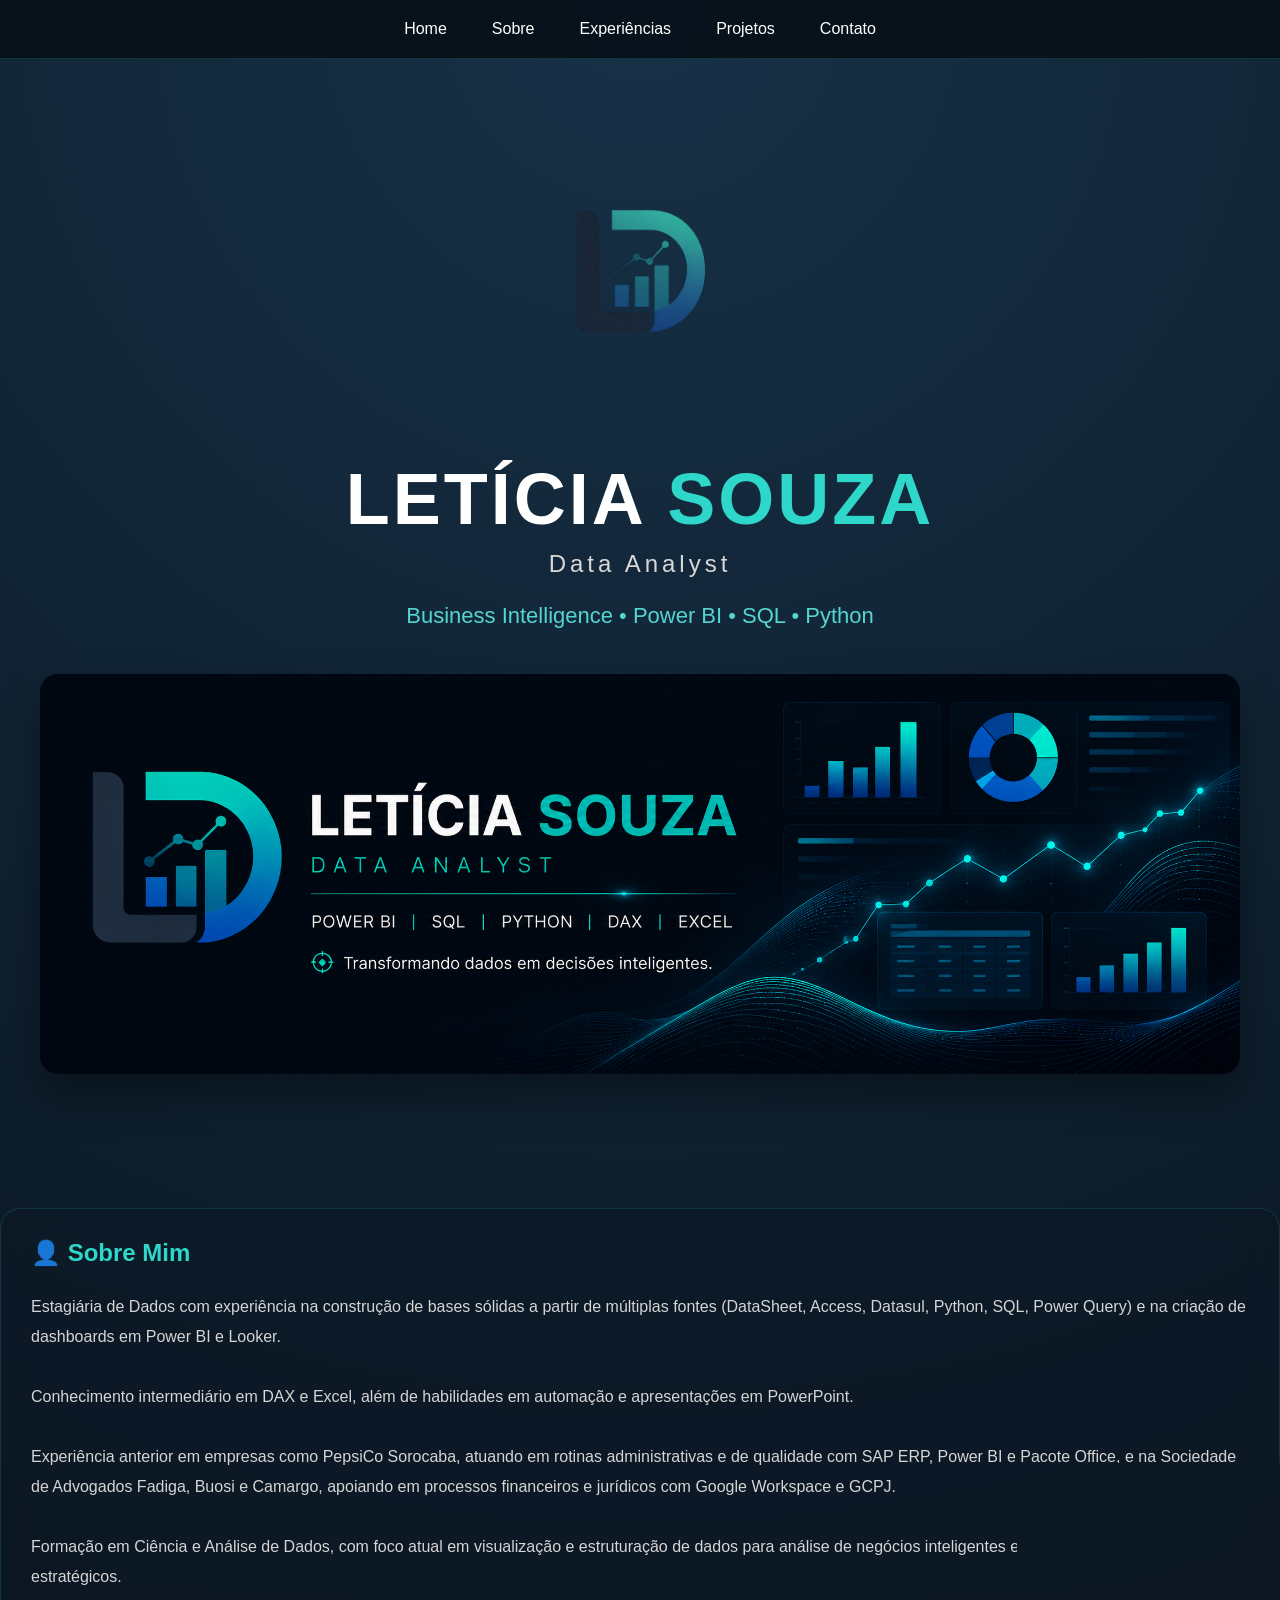
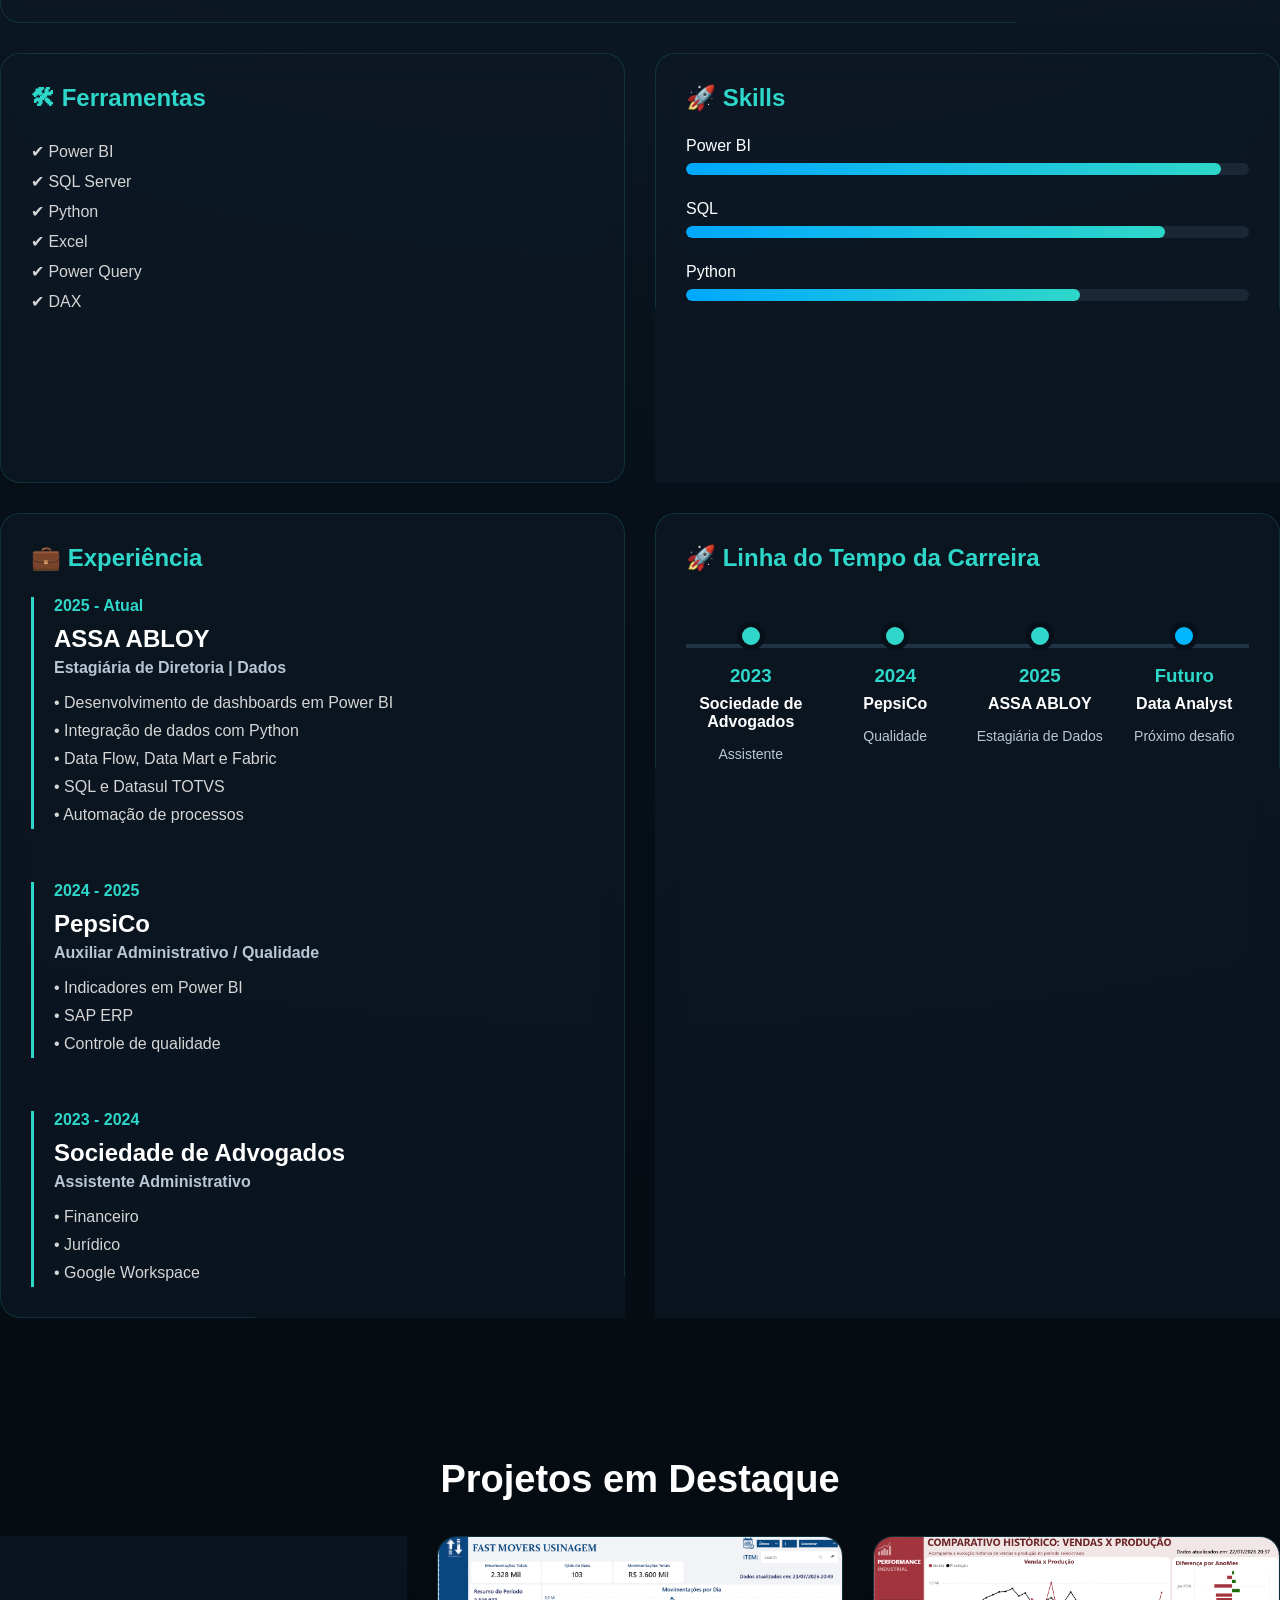
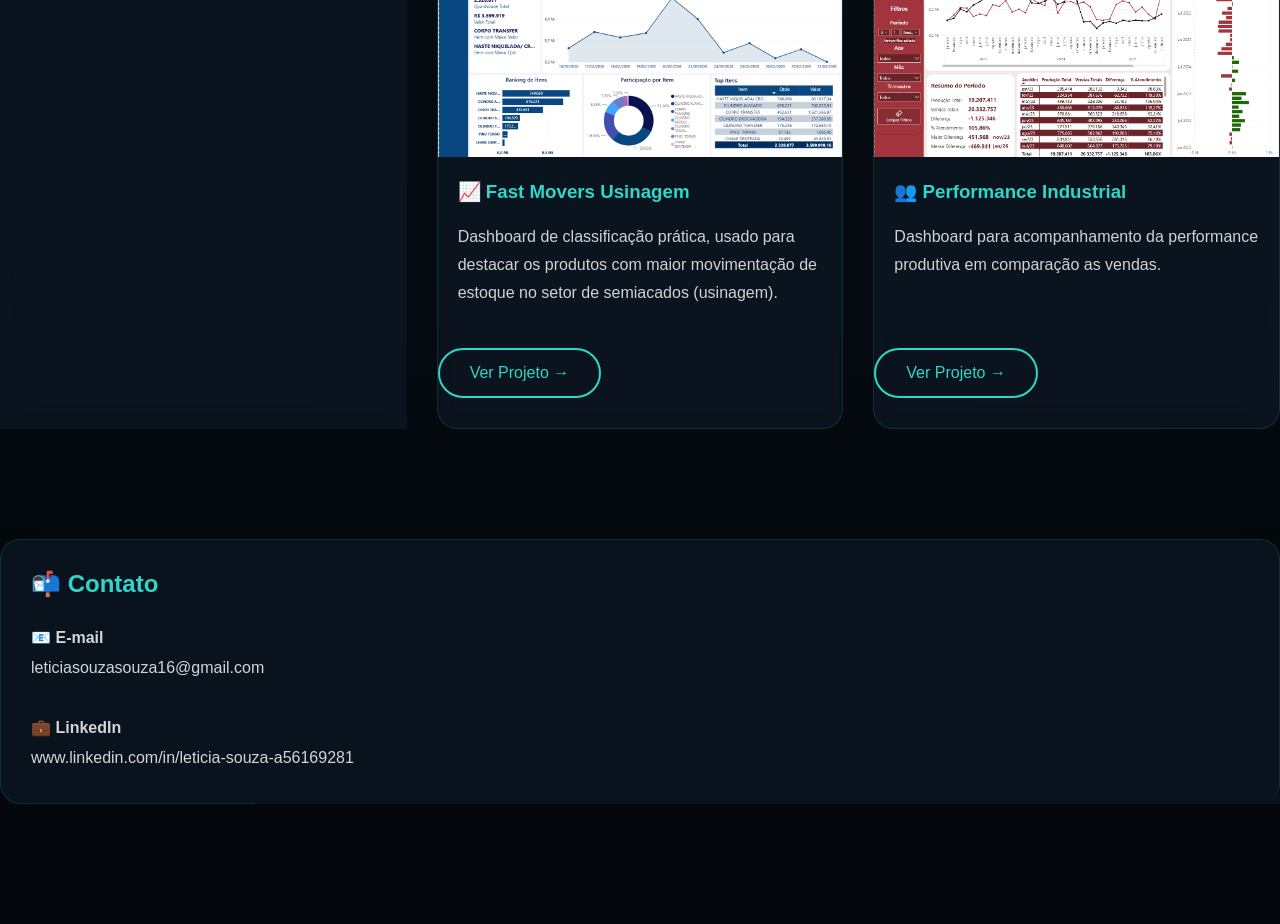
<file: index.html>
<!DOCTYPE html>
<html lang="pt-BR">

<head>

    <meta charset="UTF-8">
    <meta name="viewport" content="width=device-width, initial-scale=1.0">

    <title>Letícia Souza | Data Analyst</title>

    <link rel="stylesheet" href="css/style.css">

</head>

<body>

    <!-- ================= MENU ================= -->

    <nav>

        <a href="#">Home</a>

        <a href="#sobre">Sobre</a>

        <a href="#experiencias">Experiências</a>

        <a href="#projetos">Projetos</a>

        <a href="#contato">Contato</a>

    </nav>

    <!-- ================= HERO ================= -->

    <header class="hero">

        <img src="assets/logo.png" class="logo" alt="Logo">

        <h1>LETÍCIA <span>SOUZA</span></h1>

        <h2>Data Analyst</h2>

        <p>Business Intelligence • Power BI • SQL • Python</p>

        <img src="assets/banner.png" class="banner" alt="Banner">

    </header>

    <!-- ================= SOBRE ================= -->

   <section id="sobre" class="sobre">

    <!-- SOBRE MIM -->
<!-- ================= SOBRE ================= -->

<section id="sobre" class="sobre">

    <!-- SOBRE MIM -->

    <div class="card">

        <h2>👤 Sobre Mim</h2>

        <p>

            Estagiária de Dados com experiência na construção de bases sólidas a partir de múltiplas fontes (DataSheet, Access, Datasul, Python, SQL, Power Query) e na criação de dashboards em Power BI e Looker.

            <br><br>

            Conhecimento intermediário em DAX e Excel, além de habilidades em automação e apresentações em PowerPoint.

            <br><br>

            Experiência anterior em empresas como PepsiCo Sorocaba, atuando em rotinas administrativas e de qualidade com SAP ERP, Power BI e Pacote Office, e na Sociedade de Advogados Fadiga, Buosi e Camargo, apoiando em processos financeiros e jurídicos com Google Workspace e GCPJ.

            <br><br>

            Formação em Ciência e Análise de Dados, com foco atual em visualização e estruturação de dados para análise de negócios inteligentes e geração de insights estratégicos.

        </p>

    </div>

    <div class="duas-colunas">

        <!-- FERRAMENTAS -->

        <div class="card">

            <h2>🛠 Ferramentas</h2>

            <p>

                ✔ Power BI <br>
                ✔ SQL Server <br>
                ✔ Python <br>
                ✔ Excel <br>
                ✔ Power Query <br>
                ✔ DAX

            </p>

        </div>

        <!-- SKILLS -->

        <div class="card">

            <h2>🚀 Skills</h2>

            <div class="skill">

                <span>Power BI</span>

                <div class="barra">

                    <div class="progresso" style="width:95%"></div>

                </div>

            </div>

            <div class="skill">

                <span>SQL</span>

                <div class="barra">

                    <div class="progresso" style="width:85%"></div>

                </div>

            </div>

            <div class="skill">

                <span>Python</span>

                <div class="barra">

                    <div class="progresso" style="width:70%"></div>

                </div>

            </div>

            <div class="skill">

                <span>Excel</span>

                <div class="barra">

                    <div class="progresso" style="width:95%"></div>

                </div>

            </div>

            <div class="skill">

                <span>Power Query</span>

                <div class="barra">

                    <div class="progresso" style="width:90%"></div>

                </div>

            </div>

        </div>

    </div>

    <!-- EXPERIÊNCIA + TIMELINE -->

    <div id="experiencias" class="duas-colunas">

        <!-- Experiência -->

        <div class="card">

            <h2>💼 Experiência</h2>

            <div class="job">

                <span class="ano">2025 - Atual</span>

                <h3>ASSA ABLOY</h3>

                <h4>Estagiária de Diretoria | Dados</h4>

                <p>

                    • Desenvolvimento de dashboards em Power BI<br>
                    • Integração de dados com Python<br>
                    • Data Flow, Data Mart e Fabric<br>
                    • SQL e Datasul TOTVS<br>
                    • Automação de processos

                </p>

            </div>

            <br>

            <div class="job">

                <span class="ano">2024 - 2025</span>

                <h3>PepsiCo</h3>

                <h4>Auxiliar Administrativo / Qualidade</h4>

                <p>

                    • Indicadores em Power BI<br>
                    • SAP ERP<br>
                    • Controle de qualidade

                </p>

            </div>

            <br>

            <div class="job">

                <span class="ano">2023 - 2024</span>

                <h3>Sociedade de Advogados</h3>

                <h4>Assistente Administrativo</h4>

                <p>

                    • Financeiro<br>
                    • Jurídico<br>
                    • Google Workspace

                </p>

            </div>

        </div>

        <!-- Linha do Tempo -->

        <div class="card">

            <h2>🚀 Linha do Tempo da Carreira</h2>

            <div class="timeline">

                <div class="evento">

                    <div class="circulo"></div>

                    <h3>2023</h3>

                    <strong>Sociedade de Advogados</strong>

                    <p>Assistente Administrativo</p>

                </div>

                <div class="evento">

                    <div class="circulo"></div>

                    <h3>2024</h3>

                    <strong>PepsiCo</strong>

                    <p>Qualidade</p>

                </div>

                <div class="evento">

                    <div class="circulo"></div>

                    <h3>2025</h3>

                    <strong>ASSA ABLOY</strong>

                    <p>Estagiária de Dados</p>

                </div>

                <div class="evento">

                    <div class="circulo futuro"></div>

                    <h3>Futuro</h3>

                    <strong>Data Analyst</strong>

                    <p>Próximo desafio</p>

                </div>

            </div>

        </div>

</section>

    <!-- ================= PROJETOS ================= -->

    <section id="projetos">

        <h2 class="titulo">Projetos em Destaque</h2>

        <div class="projetos">

            <div class="projeto">

                <img src="assets/dashboard_auditoria_interna.png" alt="Dashboard Auditoria">

                <h3>🏭 Auditoria</h3>

                <p>

                    Dashboard para monitoramento de indicadores de qualidade
                    e auditorias industriais.

                </p>

                <a href="projetos/dashboard_auditoria_interna.html" class="btn-projeto">Ver Projeto →</a>

            </div>

            <div class="projeto">

                <img src="assets/dashboard_fastmovers.png" alt="Dashboard FastMovers">

                <h3>📈 Fast Movers Usinagem</h3>

                <p>

                    Dashboard de classificação prática, usado para destacar os produtos com maior movimentação de estoque no setor de semiacados (usinagem).

                </p>
                
                <a href="projetos/dashboard_fastmovers.html" class="btn-projeto">Ver Projeto →</a>

            </div>

            <div class="projeto">

                <img src="assets/dashboard_performance_industrial.png" alt="Dashboard Performance Industrial">

                <h3>👥 Performance Industrial</h3>

                <p>

                    Dashboard para acompanhamento da performance produtiva em comparação as vendas.

                </p>
                
                <a href="projetos/dashboard_performance_industrial.html" class="btn-projeto">Ver Projeto →</a>

            </div>

        </div>

    </section>

    <!-- ================= CONTATO ================= -->

    <section id="contato" class="container">

        <div class="card">

            <h2>📬 Contato</h2>

            <p>

                📧 <strong>E-mail</strong><br>
                leticiasouzasouza16@gmail.com

                <br><br>

                💼 <strong>LinkedIn</strong><br>
                www.linkedin.com/in/leticia-souza-a56169281

            </p>

        </div>

    </section>

</body>

</html>
</file>
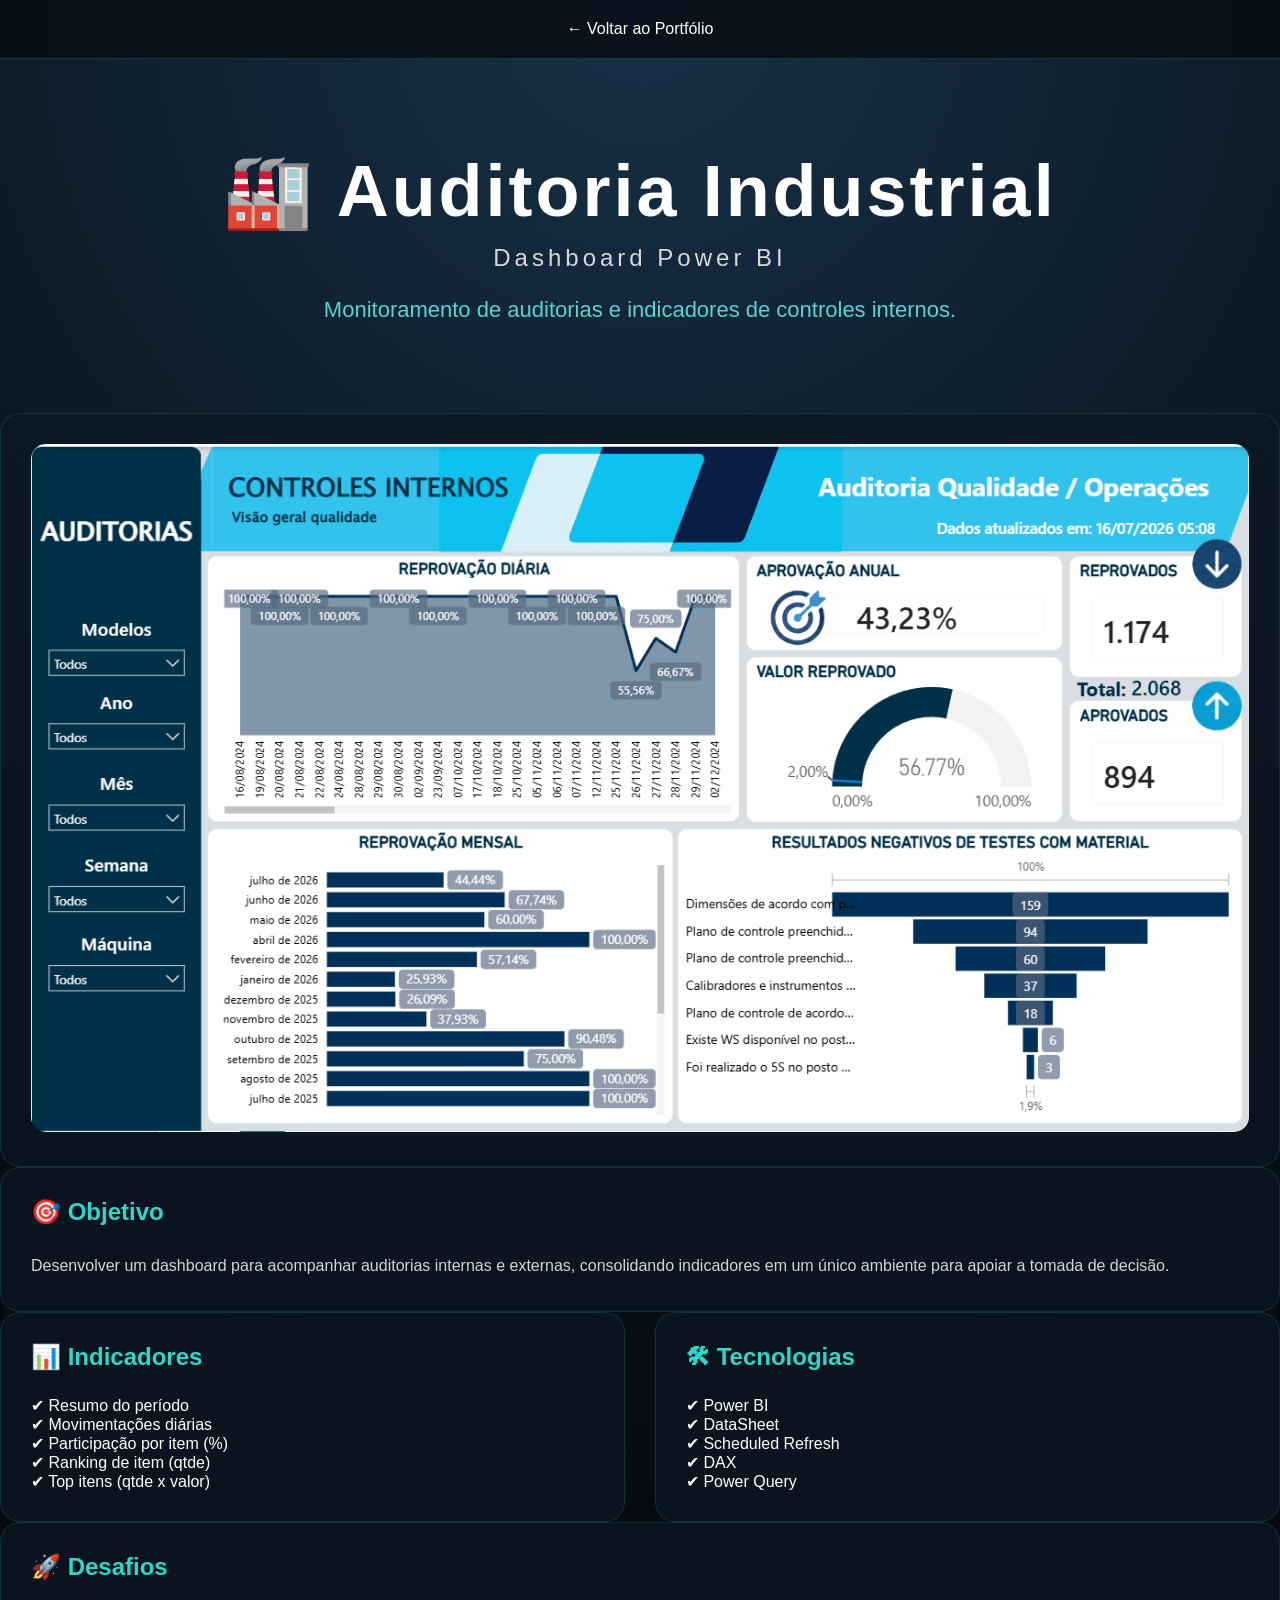
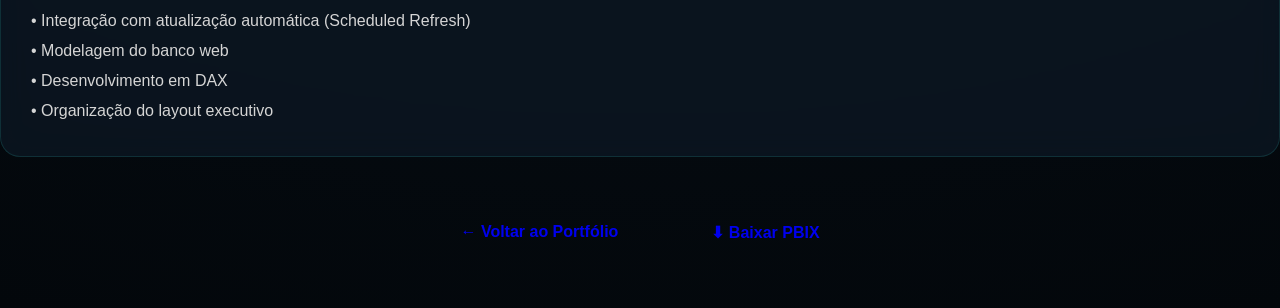
<file: projetos/dashboard_auditoria_interna.html>
<!DOCTYPE html>
<html lang="pt-BR">

<head>

    <meta charset="UTF-8">
    <meta name="viewport" content="width=device-width, initial-scale=1.0">

    <title>Auditoria Industrial | Letícia Souza</title>

    <link rel="stylesheet" href="../css/style.css">

</head>

<body>

<!-- MENU -->

<nav>

    <a href="../index.html">← Voltar ao Portfólio</a>

</nav>

<!-- HERO -->

<header class="hero">

    <h1>🏭 Auditoria Industrial</h1>

    <h2>Dashboard Power BI</h2>

    <p>
        Monitoramento de auditorias e indicadores de controles internos.
    </p>

</header>

<!-- IMAGEM -->

<section class="container">

    <div class="card">

        <img src="../assets/dashboard_auditoria_interna.png"
             style="width:100%; border-radius:15px;">

    </div>

</section>

<!-- OBJETIVO -->

<section class="container">

    <div class="card">

        <h2>🎯 Objetivo</h2>

        <p>

            Desenvolver um dashboard para acompanhar auditorias internas e externas,
            consolidando indicadores em um único ambiente para apoiar a tomada de decisão.

        </p>

    </div>

</section>

<!-- KPIs -->

<section class="container">

    <div class="duas-colunas">

        <div class="card">

            <h2>📊 Indicadores</h2>

            ✔ Resumo do período<br>
            ✔ Movimentações diárias<br>
            ✔ Participação por item (%)<br>
            ✔ Ranking de item (qtde)<br>
            ✔ Top itens (qtde x valor)

        </div>

        <div class="card">

            <h2>🛠 Tecnologias</h2>

            ✔ Power BI<br>
            ✔ DataSheet<br>
            ✔ Scheduled Refresh<br>
            ✔ DAX<br>
            ✔ Power Query

        </div>

    </div>

</section>

<!-- DESAFIOS -->

<section class="container">

    <div class="card">

        <h2>🚀 Desafios</h2>

        <p>

            • Integração com atualização automática (Scheduled Refresh)<br>
            • Modelagem do banco web<br>
            • Desenvolvimento em DAX<br>
            • Organização do layout executivo

        </p>

    </div>

</section>

<!-- BOTÕES -->

<section class="botoes-projeto">

    <a href="../index.html" class="botao voltar">
        ← Voltar ao Portfólio
    </a>

    <a href="../pbix/Auditoria Industrial.pbix" class="botao download" download>
        ⬇ Baixar PBIX
    </a>

</section>

</body>

</html>
</file>
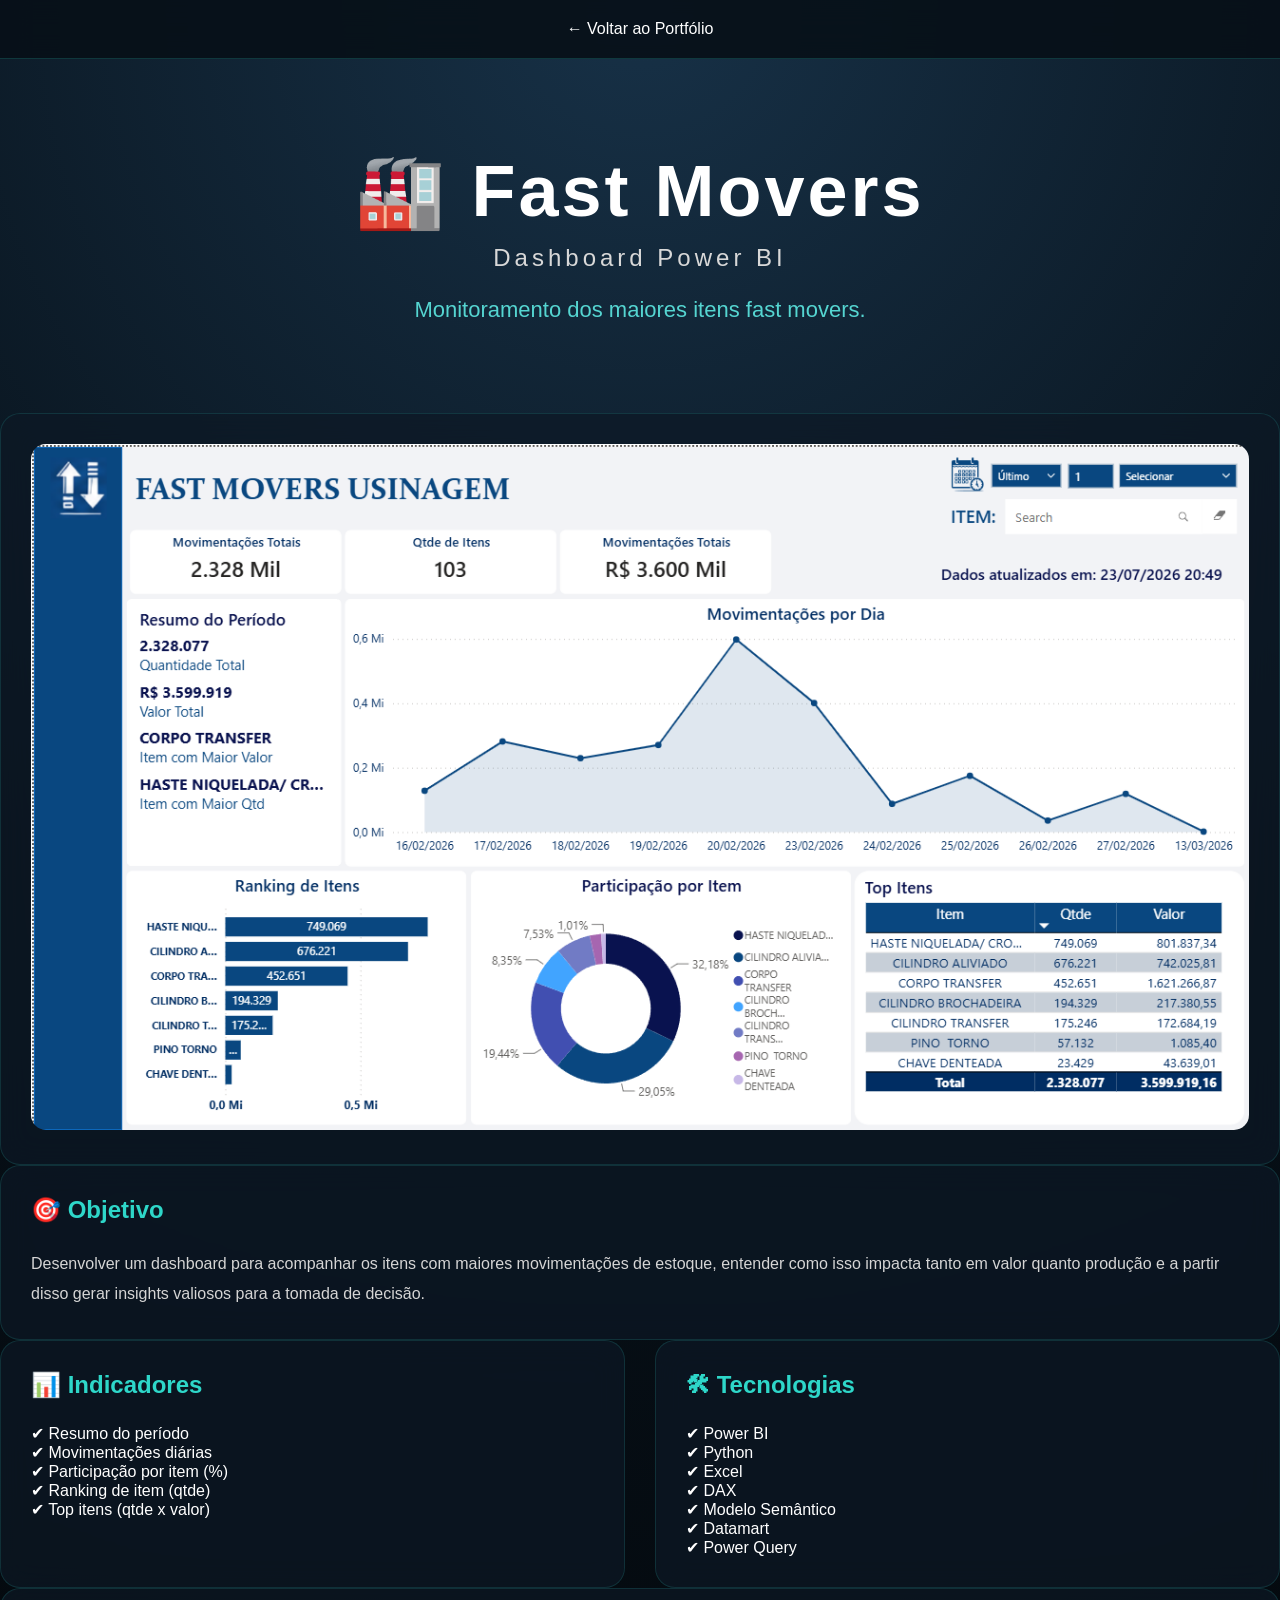
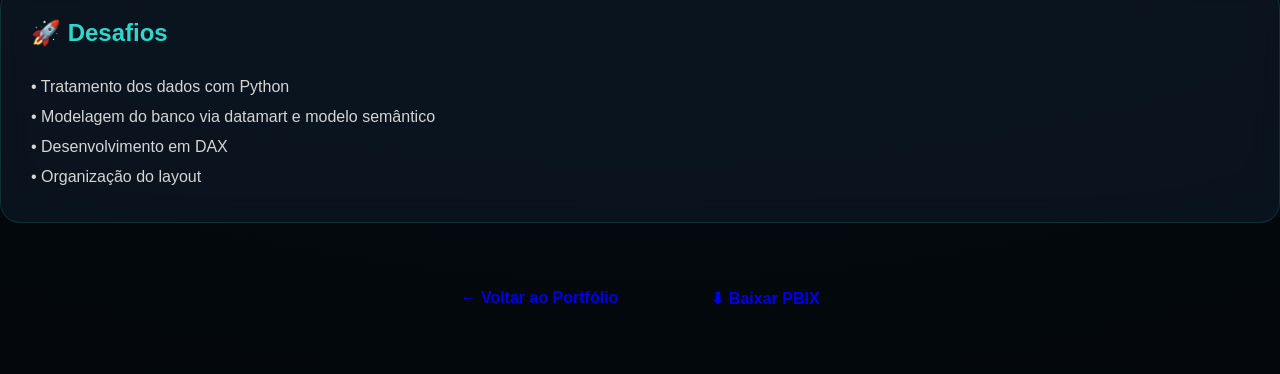
<file: projetos/dashboard_fastmovers.html>
<!DOCTYPE html>
<html lang="pt-BR">

<head>

    <meta charset="UTF-8">
    <meta name="viewport" content="width=device-width, initial-scale=1.0">

    <title>Auditoria Industrial | Letícia Souza</title>

    <link rel="stylesheet" href="../css/style.css">

</head>

<body>

<!-- MENU -->

<nav>

    <a href="../index.html">← Voltar ao Portfólio</a>

</nav>

<!-- HERO -->

<header class="hero">

    <h1>🏭 Fast Movers</h1>

    <h2>Dashboard Power BI</h2>

    <p>
        Monitoramento dos maiores itens fast movers.
    </p>

</header>

<!-- IMAGEM -->

<section class="container">

    <div class="card">

        <img src="../assets/dashboard_fastmovers.png"
             style="width:100%; border-radius:15px;">

    </div>

</section>

<!-- OBJETIVO -->

<section class="container">

    <div class="card">

        <h2>🎯 Objetivo</h2>

        <p>

            Desenvolver um dashboard para acompanhar os itens com maiores movimentações de estoque, entender como isso impacta tanto em valor quanto produção e a partir disso gerar insights valiosos para a tomada de decisão.

        </p>

    </div>

</section>

<!-- KPIs -->

<section class="container">

    <div class="duas-colunas">

        <div class="card">

            <h2>📊 Indicadores</h2>

            ✔ Resumo do período<br>
            ✔ Movimentações diárias<br>
            ✔ Participação por item (%)<br>
            ✔ Ranking de item (qtde)<br>
            ✔ Top itens (qtde x valor)

        </div>

        <div class="card">

            <h2>🛠 Tecnologias</h2>

            ✔ Power BI<br>
            ✔ Python<br>
            ✔ Excel<br>
            ✔ DAX<br>
            ✔ Modelo Semântico<br>
            ✔ Datamart<br>
            ✔ Power Query

        </div>

    </div>

</section>

<!-- DESAFIOS -->

<section class="container">

    <div class="card">

        <h2>🚀 Desafios</h2>

        <p>

            • Tratamento dos dados com Python<br>
            • Modelagem do banco via datamart e modelo semântico<br>
            • Desenvolvimento em DAX<br>
            • Organização do layout

        </p>

    </div>

</section>

<!-- BOTÕES -->

<section class="botoes-projeto">

    <a href="../index.html" class="botao voltar">
        ← Voltar ao Portfólio
    </a>

    <a href="../pbix/Fast Movers.pbix" class="botao download" download>
        ⬇ Baixar PBIX
    </a>

</section>

</body>

</html>
</file>
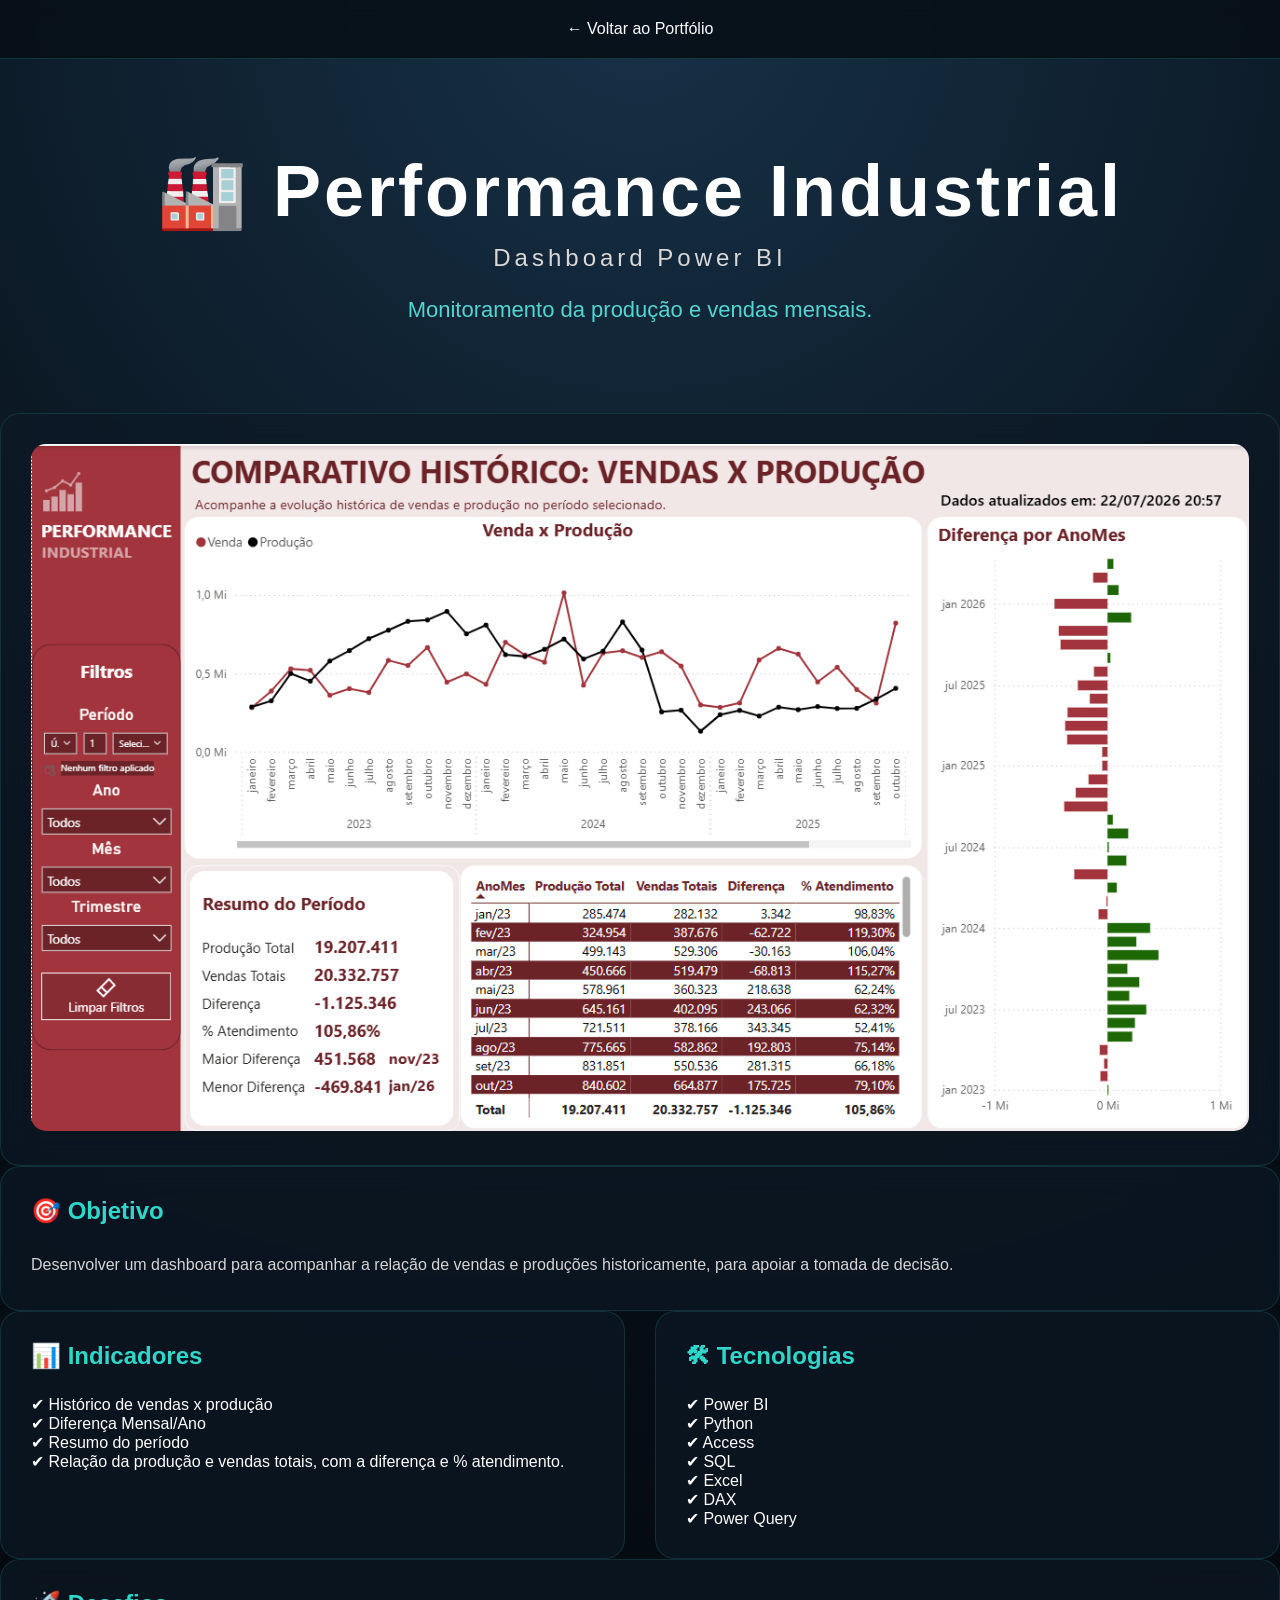
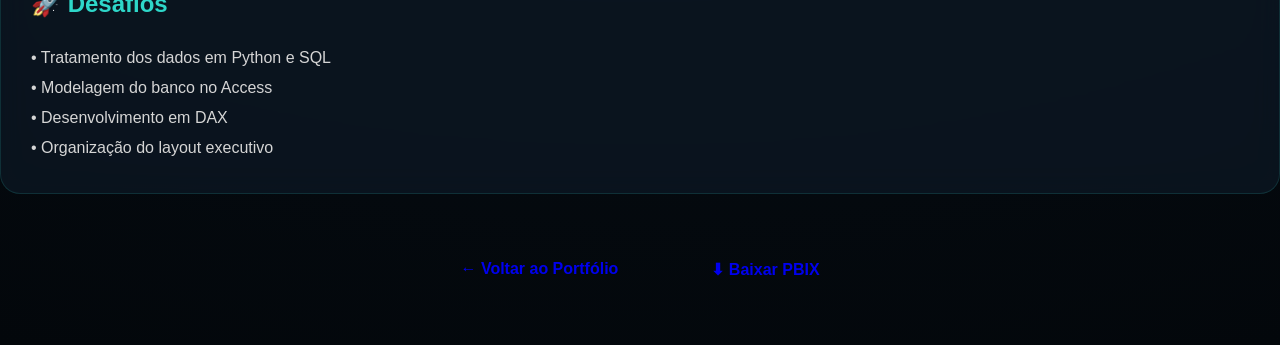
<file: projetos/dashboard_performance_industrial.html>
<!DOCTYPE html>
<html lang="pt-BR">

<head>

    <meta charset="UTF-8">
    <meta name="viewport" content="width=device-width, initial-scale=1.0">

    <title>Auditoria Industrial | Letícia Souza</title>

    <link rel="stylesheet" href="../css/style.css">

</head>

<body>

<!-- MENU -->

<nav>

    <a href="../index.html">← Voltar ao Portfólio</a>

</nav>

<!-- HERO -->

<header class="hero">

    <h1>🏭 Performance Industrial</h1>

    <h2>Dashboard Power BI</h2>

    <p>
        Monitoramento da produção e vendas mensais.
    </p>

</header>

<!-- IMAGEM -->

<section class="container">

    <div class="card">

        <img src="../assets/dashboard_performance_industrial.png"
             style="width:100%; border-radius:15px;">

    </div>

</section>

<!-- OBJETIVO -->

<section class="container">

    <div class="card">

        <h2>🎯 Objetivo</h2>

        <p>

            Desenvolver um dashboard para acompanhar a relação de vendas e produções historicamente, para apoiar a tomada de decisão.

        </p>

    </div>

</section>

<!-- KPIs -->

<section class="container">
    

    <div class="duas-colunas">

        <div class="card">

            <h2>📊 Indicadores</h2>

            ✔ Histórico de vendas x produção<br>
            ✔ Diferença Mensal/Ano<br>
            ✔ Resumo do período<br>
            ✔ Relação da produção e vendas totais, com a diferença e % atendimento.

        </div>

        <div class="card">

            <h2>🛠 Tecnologias</h2>

            ✔ Power BI<br>
            ✔ Python<br>
            ✔ Access<br>
            ✔ SQL<br>
            ✔ Excel<br>
            ✔ DAX<br>
            ✔ Power Query

        </div>

    </div>

<!-- DESAFIOS -->

<section class="container">

    <div class="card">

        <h2>🚀 Desafios</h2>

        <p>

            • Tratamento dos dados em Python e SQL<br>
            • Modelagem do banco no Access<br>
            • Desenvolvimento em DAX<br>
            • Organização do layout executivo

        </p>

    </div>

</section>

<!-- BOTÕES -->

<section class="botoes-projeto">

    <a href="../index.html" class="botao voltar">
        ← Voltar ao Portfólio
    </a>

    <a href="../pbix/Performance Industrial.pbix" class="botao download" download>
        ⬇ Baixar PBIX
    </a>

</section>

</body>

</html>
</file>
<file: css/style.css>
/* ==========================
   RESET
========================== */

*{
    margin:0;
    padding:0;
    box-sizing:border-box;
}

html{
    scroll-behavior:smooth;
}

body{

    font-family:'Poppins',sans-serif;

    background:
    radial-gradient(circle at top,#173147 0%,#071018 50%,#03070b 100%);

    color:white;

}

/* ==========================
   MENU
========================== */

nav{

    position:sticky;

    top:0;

    z-index:999;

    display:flex;

    justify-content:center;

    align-items:center;

    gap:45px;

    padding:20px;

    background:rgba(7,16,24,.90);

    backdrop-filter:blur(15px);

    border-bottom:1px solid rgba(46,215,201,.20);

}

nav a{

    color:white;

    text-decoration:none;

    font-size:16px;

    font-weight:500;

    transition:.3s;

}

nav a:hover{

    color:#2ed7c9;

}

/* ==========================
   HERO
========================== */

.hero{

    max-width:1300px;

    margin:50px auto;

    text-align:center;

    padding:40px;

}

.logo{

    width:300px;

    margin-bottom:5px;

}

.hero h1{

    font-size:72px;

    letter-spacing:3px;

}

.hero span{

    color:#2ed7c9;

}

.hero h2{

    margin-top:10px;

    color:#d8d8d8;

    font-weight:400;

    letter-spacing:4px;

}

.hero p{

    margin-top:25px;

    font-size:22px;

    color:#55d5d1;

}

.banner{

    width:100%;

    margin-top:45px;

    border-radius:18px;

    box-shadow:0 20px 40px rgba(0,0,0,.35);

}

/* ==========================
   SOBRE
========================== */

.sobre{

    max-width:1300px;

    margin:40px auto;

    display:flex;

    flex-direction:column;

    gap:30px;

}

.duas-colunas{

    display:flex;

    gap:30px;

    align-items:stretch;

}

.duas-colunas .card{

    flex:1;

}

/* ==========================
   CARDS
========================== */

.card{

    background:rgba(14,25,37,.70);

    backdrop-filter:blur(15px);

    border:1px solid rgba(46,215,201,.15);

    border-radius:20px;

    padding:30px;

    transition:.3s;

}

.card:hover{

    transform:translateY(-5px);

    box-shadow:0 15px 35px rgba(0,0,0,.35);

}

.card h2{

    margin-bottom:25px;

    color:#2ed7c9;

}

.card p{

    color:#d5d5d5;

    line-height:30px;

}

/* ==========================
   SKILLS
========================== */

.skill{

    margin-bottom:25px;

}

.skill span{

    display:block;

    margin-bottom:8px;

    font-weight:500;

}

.barra{

    width:100%;

    height:12px;

    background:#1a2734;

    border-radius:50px;

    overflow:hidden;

}

.progresso{

    height:100%;

    border-radius:50px;

    background:linear-gradient(90deg,#00a8ff,#2ed7c9);

}

/* ==========================
   TÍTULOS
========================== */

.titulo{

    max-width:1300px;

    margin:70px auto 35px;

    font-size:38px;

    text-align:center;

}

/* ==========================
   PROJETOS
========================== */

.projetos{

    max-width:1300px;

    margin:auto;

    display:grid;

    grid-template-columns:repeat(3,1fr);

    gap:30px;

    padding-bottom:80px;

}

.projeto{

    background:rgba(14,25,37,.70);

    backdrop-filter:blur(15px);

    border-radius:20px;

    overflow:hidden;

    border:1px solid rgba(46,215,201,.15);

    transition:.4s;

}

.projeto:hover{

    transform:translateY(-10px);

    box-shadow:0 20px 40px rgba(46,215,201,.20);

}

.projeto img{

    width:100%;

    height:220px;

    object-fit:cover;

    transition:.4s;

}

.projeto:hover img{

    transform:scale(1.05);

}

.projeto h3{

    padding:20px;

    color:#2ed7c9;

}

.projeto p{

    padding:0 20px;

    color:#d3d3d3;

    line-height:28px;

    min-height:100px;

}

/* ==========================
   CONTATO
========================== */

#contato{

    margin-bottom:80px;

}

/* ==========================
   RESPONSIVO
========================== */

@media(max-width:1000px){

    .duas-colunas{

        flex-direction:column;

    }

    .projetos{

        grid-template-columns:1fr;

    }

    .hero h1{

        font-size:45px;

    }

    nav{

        gap:20px;

        flex-wrap:wrap;

    }

}

    /* ==========================
   EXPERIÊNCIA
========================== */

.experiencia{

    max-width:1300px;

    margin:40px auto;

    display:grid;

    grid-template-columns:1fr 1fr;

    gap:30px;

}

.job{

    border-left:3px solid #2ed7c9;

    padding-left:20px;

    margin-bottom:35px;

}

.job:last-child{

    margin-bottom:0;

}

.job .ano{

    color:#2ed7c9;

    font-weight:bold;

}

.job h3{

    margin-top:10px;

    font-size:24px;

}

.job h4{

    color:#b8c7d6;

    margin:6px 0 12px;

}

.job p{

    line-height:28px;

}


/* ==========================
   TIMELINE
========================== */

.timeline{

    display:flex;

    justify-content:space-between;

    align-items:flex-start;

    position:relative;

    margin-top:50px;

}

.timeline::before{

    content:"";

    position:absolute;

    top:22px;

    left:0;

    right:0;

    height:4px;

    background:#1f3345;

}

.evento{

    position:relative;

    width:23%;

    text-align:center;

    z-index:2;

}

.circulo{

    width:28px;

    height:28px;

    border-radius:50%;

    background:#2ed7c9;

    margin:0 auto 15px;

    border:5px solid #071018;

}

.futuro{

    background:#00b7ff;

}

.evento h3{

    color:#2ed7c9;

    margin-bottom:8px;

}

.evento strong{

    display:block;

    margin-bottom:8px;

}

.evento p{

    color:#b9c7d5;

    font-size:14px;

}

.btn-projeto{

    display:inline-block;

    margin:25px auto 30px;

    padding:14px 30px;

    border:2px solid #2ed7c9;

    border-radius:40px;

    color:#2ed7c9;

    text-decoration:none;


}

.btn-projeto:hover{

    background:#2ed7c9;

    color:#071018;

}

/* ==========================
   BOTÕES DAS SUBPÁGINAS
========================== */

.botoes-projeto{

    max-width:1300px;

    margin:50px auto;

    display:flex;

    justify-content:center;

    gap:25px;

    flex-wrap:wrap;

}

.botao{

    padding:16px 34px;

    border-radius:50px;

    text-decoration:none;

    font-size:16px;

    font-weight:600;

    transition:.35s;

}
</file>
